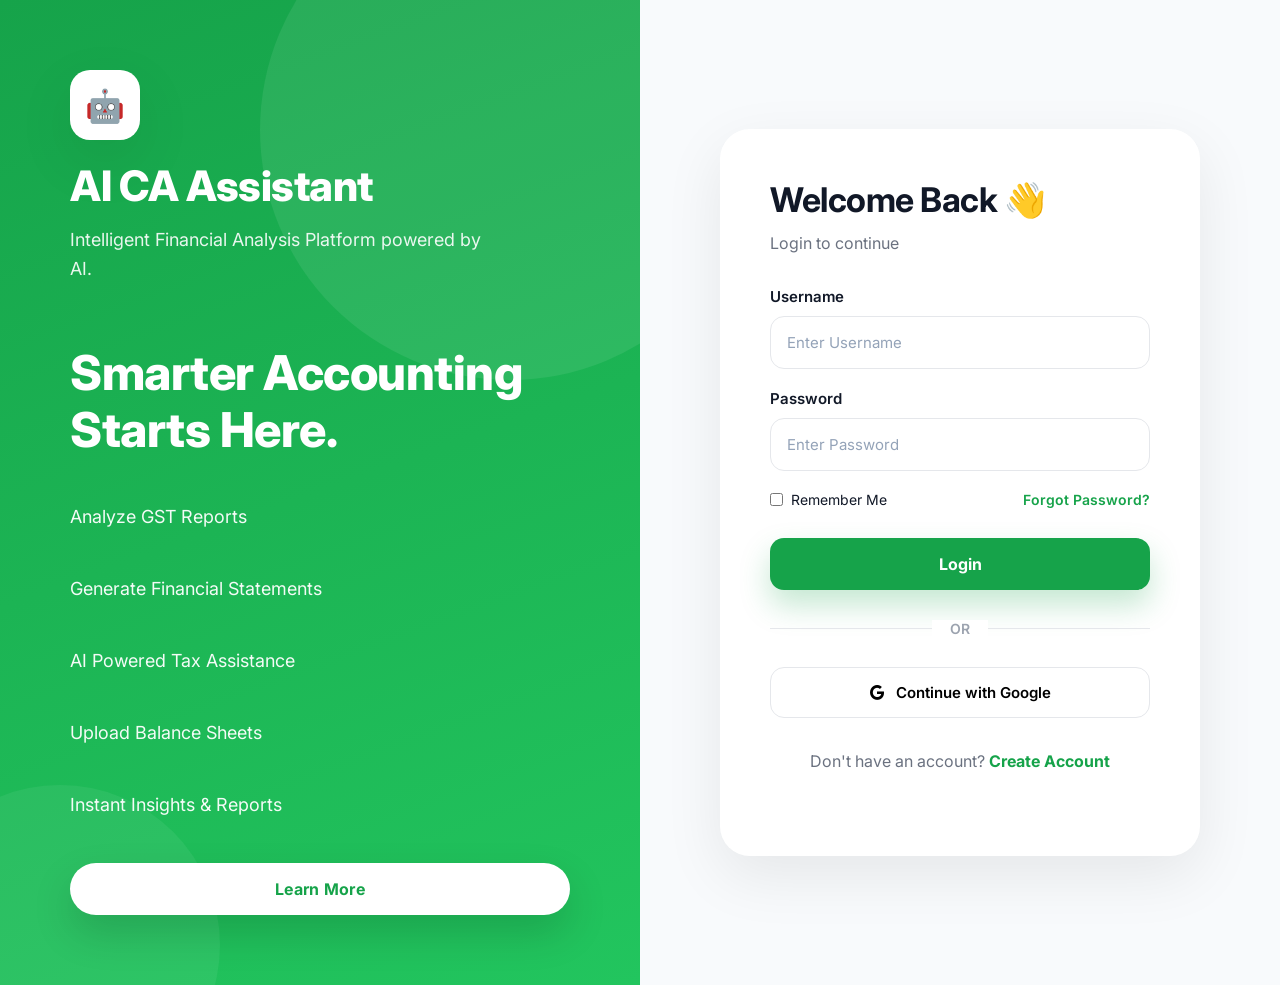
<file: frontend/index.html>
<!DOCTYPE html>
<html lang="en">

<head>
    <meta charset="UTF-8">
    <meta name="viewport" content="width=device-width, initial-scale=1.0">
    <title>AI CA Assistant</title>

    <!-- Google Font -->
    <link rel="preconnect" href="https://fonts.googleapis.com">
    <link rel="preconnect" href="https://fonts.gstatic.com" crossorigin>

    <link href="https://fonts.googleapis.com/css2?family=Inter:wght@300;400;500;600;700;800&display=swap"
        rel="stylesheet">

    <!-- Font Awesome -->
    <link rel="stylesheet" href="https://cdnjs.cloudflare.com/ajax/libs/font-awesome/6.6.0/css/all.min.css">

    <link rel="stylesheet" href="style.css">
</head>

<body>

    <div class="container">

        <!-- LEFT SIDE -->

        <div class="left-panel">

            <div class="brand">

                <div class="logo">
                    🤖
                </div>

                <h1>AI CA Assistant</h1>

                <p>
                    Intelligent Financial Analysis Platform powered by AI.
                </p>

            </div>

            <div class="hero-content">

                <h2>
                    Smarter Accounting Starts Here.
                </h2>

                <p>

                    Analyze GST Reports

                    <br><br>

                    Generate Financial Statements

                    <br><br>

                    AI Powered Tax Assistance

                    <br><br>

                    Upload Balance Sheets

                    <br><br>

                    Instant Insights & Reports

                </p>

                <button class="learn-btn">

                    Learn More

                </button>

            </div>

        </div>



        <!-- RIGHT SIDE -->

        <div class="right-panel">

            <!-- LOGIN -->

            <div class="auth-card" id="loginCard">

                <h2>

                    Welcome Back 👋

                </h2>

                <p>

                    Login to continue

                </p>

                <form>

                    <div class="input-group">

                        <label>

                            Username

                        </label>

                        <input id="username" type="text" placeholder="Enter Username">

                    </div>

                    <div class="input-group">

                        <label>

                            Password

                        </label>

                        <input id="password" type="password" placeholder="Enter Password">

                    </div>

                    <div class="remember-row">

                        <label>

                            <input type="checkbox">

                            Remember Me

                        </label>

                        <a href="#" onclick="openForgotPassword()">

                            Forgot Password?

                        </a>

                    </div>

                    <button type="button" class="primary-btn" onclick="login()">

                        Login

                    </button>

                </form>

                <div class="divider">

                    <span>OR</span>

                </div>

                <button class="google-btn">

                    <i class="fa-brands fa-google"></i>

                    Continue with Google

                </button>

                <p class="bottom-text">

                    Don't have an account?

                    <a href="#" onclick="showSignup()">

                        Create Account

                    </a>

                </p>

            </div>





            <!-- SIGNUP -->

            <div class="auth-card hidden" id="signupCard">

                <h2>

                    Create Account

                </h2>

                <p>

                    Join AI CA Assistant

                </p>

                <form>

                    <div class="input-group">

                        <label>

                            Full Name

                        </label>

                        <input id="fullName" type="text">

                    </div>

                    <div class="input-group">

                        <label>

                            Email

                        </label>

                        <input id="email" type="email">

                    </div>

                    <div class="input-group">

                        <label>

                            Username

                        </label>

                        <input id="newUsername" type="text">

                    </div>

                    <div class="input-group">

                        <label>

                            Password

                        </label>

                        <input id="newPassword" type="password">

                    </div>

                    <div class="input-group">

                        <label>

                            Confirm Password

                        </label>

                        <input id="confirmPassword" type="password">

                    </div>

                    <button type="button" class="primary-btn" onclick="signup()">

                        Create Account

                    </button>

                </form>

                <p class="bottom-text">

                    Already have an account?

                    <a href="#" onclick="showLogin()">

                        Login

                    </a>

                </p>

            </div>

        </div>

    </div>

    <!-- Forgot Password Modal -->

    <div class="modal hidden" id="forgotModal">

        <div class="modal-box">

            <h2>

                Reset Password

            </h2>

            <p>

                Enter your registered email.

            </p>

            <input id="resetEmail" type="email" placeholder="Email Address">

            <button class="primary-btn" onclick="resetPassword()">

                Send Reset Link

            </button>

            <button class="cancel-btn" onclick="closeForgotPassword()">

                Cancel

            </button>

        </div>

    </div>

    <script src="script.js"></script>

</body>

</html>
</file>
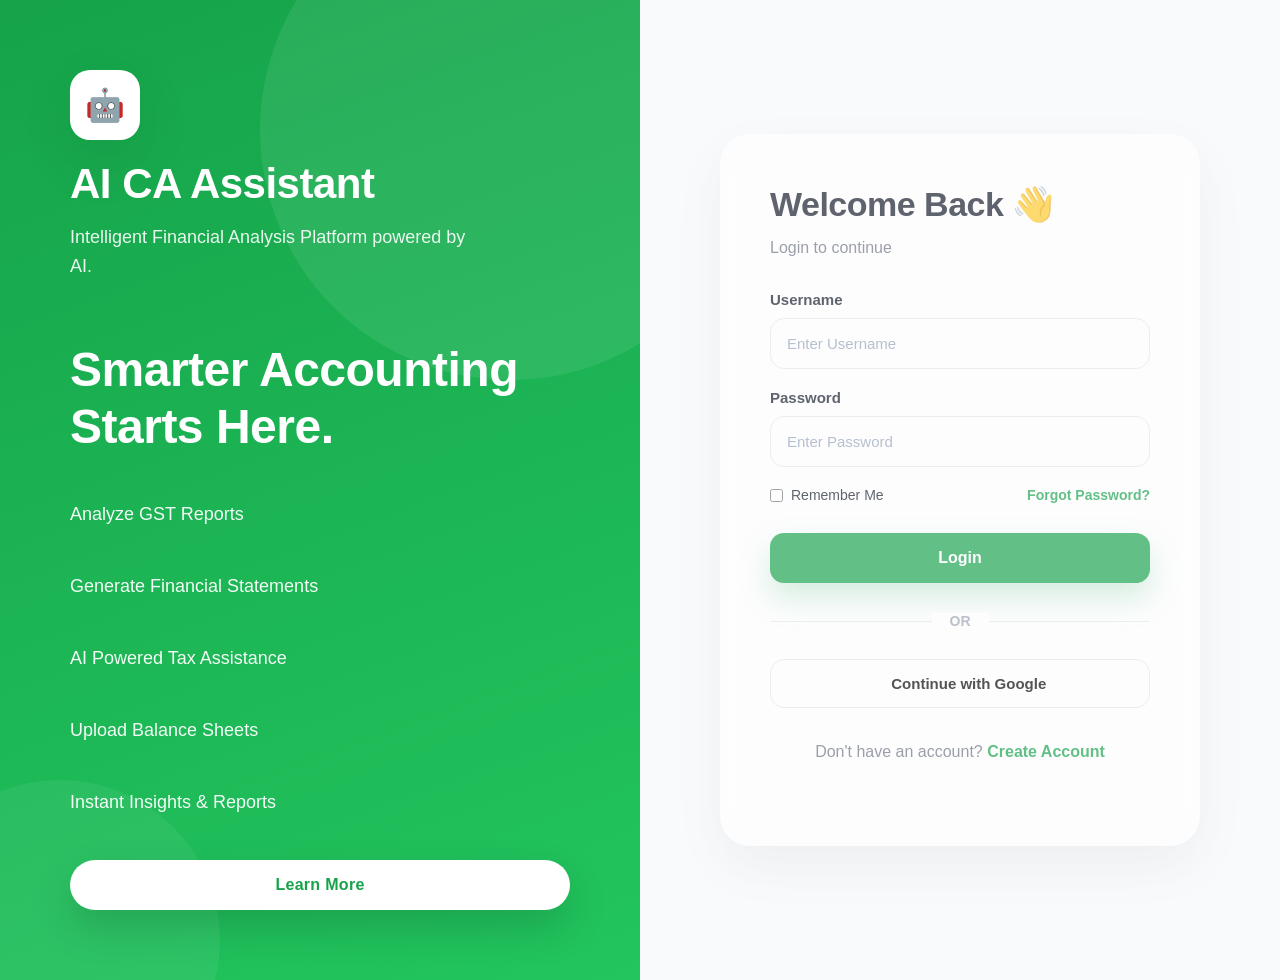
<file: frontend/dashboard.html>
<!DOCTYPE html>
<html lang="en">

<head>
  <meta charset="UTF-8">
  <meta name="viewport" content="width=device-width, initial-scale=1.0">

  <title>AI CA Assistant Dashboard</title>

  <!-- Google Font -->
  <link rel="preconnect" href="https://fonts.googleapis.com">
  <link rel="preconnect" href="https://fonts.gstatic.com" crossorigin>

  <link href="https://fonts.googleapis.com/css2?family=Inter:wght@300;400;500;600;700;800&display=swap"
    rel="stylesheet">

  <!-- Font Awesome -->
  <link rel="stylesheet" href="https://cdnjs.cloudflare.com/ajax/libs/font-awesome/6.6.0/css/all.min.css">

  <link rel="stylesheet" href="dashboard.css">
</head>

<body>

  <div class="dashboard">

    <!-- ================= SIDEBAR ================= -->

    <aside class="sidebar">

      <div class="logo">

        <div class="logo-icon">
          🤖
        </div>

        <div>

          <h2>AI CA</h2>

          <span>Assistant</span>

        </div>

      </div>

      <nav>

        <a href="#" class="active">

          <i class="fa-solid fa-table-columns"></i>

          Dashboard

        </a>

        <a href="#">

          <i class="fa-solid fa-comments"></i>

          AI Chat

        </a>

        <a href="#">

          <i class="fa-solid fa-file-arrow-up"></i>

          Upload Documents

        </a>

        <a href="#">

          <i class="fa-solid fa-chart-column"></i>

          Reports

        </a>

        <a href="history.html">

  <i class="fa-solid fa-clock-rotate-left"></i>

  History

</a>

        <a href="#">

          <i class="fa-solid fa-gear"></i>

          Settings

        </a>

      </nav>

      <button class="logout-btn">

        <i class="fa-solid fa-right-from-bracket"></i>

        Logout

      </button>

    </aside>



    <!-- ================= MAIN ================= -->

    <main class="main-content">

      <!-- Top Bar -->

      <header class="topbar">

        <div>

          <h1>

            Dashboard 👋

          </h1>

          <p id="welcomeMessage">
            Welcome back, Sujal
          </p>

        </div>

        <div class="top-actions">

          <div class="search-box">

            <i class="fa-solid fa-magnifying-glass"></i>

            <input type="text" placeholder="Search">

          </div>

          <button class="icon-btn">

            <i class="fa-regular fa-bell"></i>

          </button>

          <div class="profile">

            <img id="profileAvatar" src="https://ui-avatars.com/api/?name=Sujal&background=16a34a&color=fff"
              alt="Profile">
            <div>
              <strong id="profileName">Sujal</strong>
              <span id="profileEmail">Student</span>
            </div>

          </div>

        </div>

      </header>



      <!-- ================= STATS ================= -->

      <section class="stats-grid">

        <div class="stat-card">

          <div class="stat-icon green">

            <i class="fa-solid fa-comments"></i>

          </div>

          <div>

            <h2>128</h2>

            <p>AI Chats</p>

          </div>

        </div>



        <div class="stat-card">

          <div class="stat-icon blue">

            <i class="fa-solid fa-folder-open"></i>

          </div>

          <div>

            <h2>24</h2>

            <p>Documents</p>

          </div>

        </div>



        <div class="stat-card">

          <div class="stat-icon orange">

            <i class="fa-solid fa-file-pdf"></i>

          </div>

          <div>

            <h2>12</h2>

            <p>Reports</p>

          </div>

        </div>



        <div class="stat-card">

          <div class="stat-icon purple">

            <i class="fa-solid fa-bolt"></i>

          </div>

          <div>

            <h2>584</h2>

            <p>AI Queries</p>

          </div>

        </div>

      </section>

      <!-- PART 2 STARTS HERE -->

      <!-- ================= CONTENT ================= -->

      <section class="content-grid">

        <!-- AI CHAT -->

        <div class="card chat-card">

          <div class="card-header">

            <h2>
              🤖 AI Assistant
            </h2>

            <button class="new-chat-btn">
              New Chat
            </button>

          </div>

          <div class="chat-messages">

            <div class="message ai">

              <div class="avatar">
                🤖
              </div>

              <div class="bubble">

                Hello <span id="chatUserName">Sujal</span>! 👋

                <br><br>

                I'm your AI CA Assistant.

                <br><br>

                How can I help you today?

              </div>

            </div>

            <div class="message user">

              <div class="bubble">

                Help me understand GST registration requirements.

              </div>

            </div>

            <div class="message ai">

              <div class="avatar">
                🤖
              </div>

              <div class="bubble">

                Sure! I can explain GST registration,
                eligibility, required documents,
                filing process and penalties.

              </div>

            </div>

          </div>

          <div class="chat-input">

            <input type="text" placeholder="Ask anything about taxation, audit, GST...">

            <button>

              <i class="fa-solid fa-paper-plane"></i>

            </button>

          </div>

        </div>



        <!-- RIGHT PANEL -->

        <div class="right-panel">

          <!-- Upload -->

          <div class="card upload-card">

            <div class="card-header">

              <h2>

                📂 Upload Documents

              </h2>

            </div>

            <div class="upload-area">

              <i class="fa-solid fa-cloud-arrow-up"></i>

              <h3>

                Drag & Drop Files

              </h3>

              <p>

                PDF, Excel, Word, Images

              </p>

              <button type="button">Browse Files</button>

            </div>

          </div>



          <!-- Generate Report -->

          <div class="card report-card">

            <div class="card-header">

              <h2>

                📄 AI Report Generator

              </h2>

            </div>

            <p>

              Generate audit reports, tax summaries,
              compliance reports and financial insights
              using AI.

            </p>

            <button class="generate-btn">

              <i class="fa-solid fa-wand-magic-sparkles"></i>

              Generate Report

            </button>

          </div>

        </div>

      </section>



      <!-- ================= RECENT ACTIVITY ================= -->

      <section class="activity-section">

        <div class="card">

          <div class="card-header">

            <h2>

              Recent Activity

            </h2>

          </div>

          <table class="activity-table">

            <thead>

              <tr>

                <th>Activity</th>

                <th>Date</th>

                <th>Status</th>

              </tr>

            </thead>

            <tbody>

              <tr>

                <td>GST Report Generated</td>

                <td>20 Jul 2026</td>

                <td>

                  <span class="status completed">

                    Completed

                  </span>

                </td>

              </tr>

              <tr>

                <td>ITR Documents Uploaded</td>

                <td>19 Jul 2026</td>

                <td>

                  <span class="status processing">

                    Processing

                  </span>

                </td>

              </tr>

              <tr>

                <td>Audit Summary Created</td>

                <td>18 Jul 2026</td>

                <td>

                  <span class="status completed">

                    Completed

                  </span>

                </td>

              </tr>

              <tr>

                <td>AI Tax Consultation</td>

                <td>18 Jul 2026</td>

                <td>

                  <span class="status active">

                    Active

                  </span>

                </td>

              </tr>

            </tbody>

          </table>

        </div>

      </section>

    </main>

  </div>

  <script src="dashboard.js"></script>

</body>

</html>
</file>
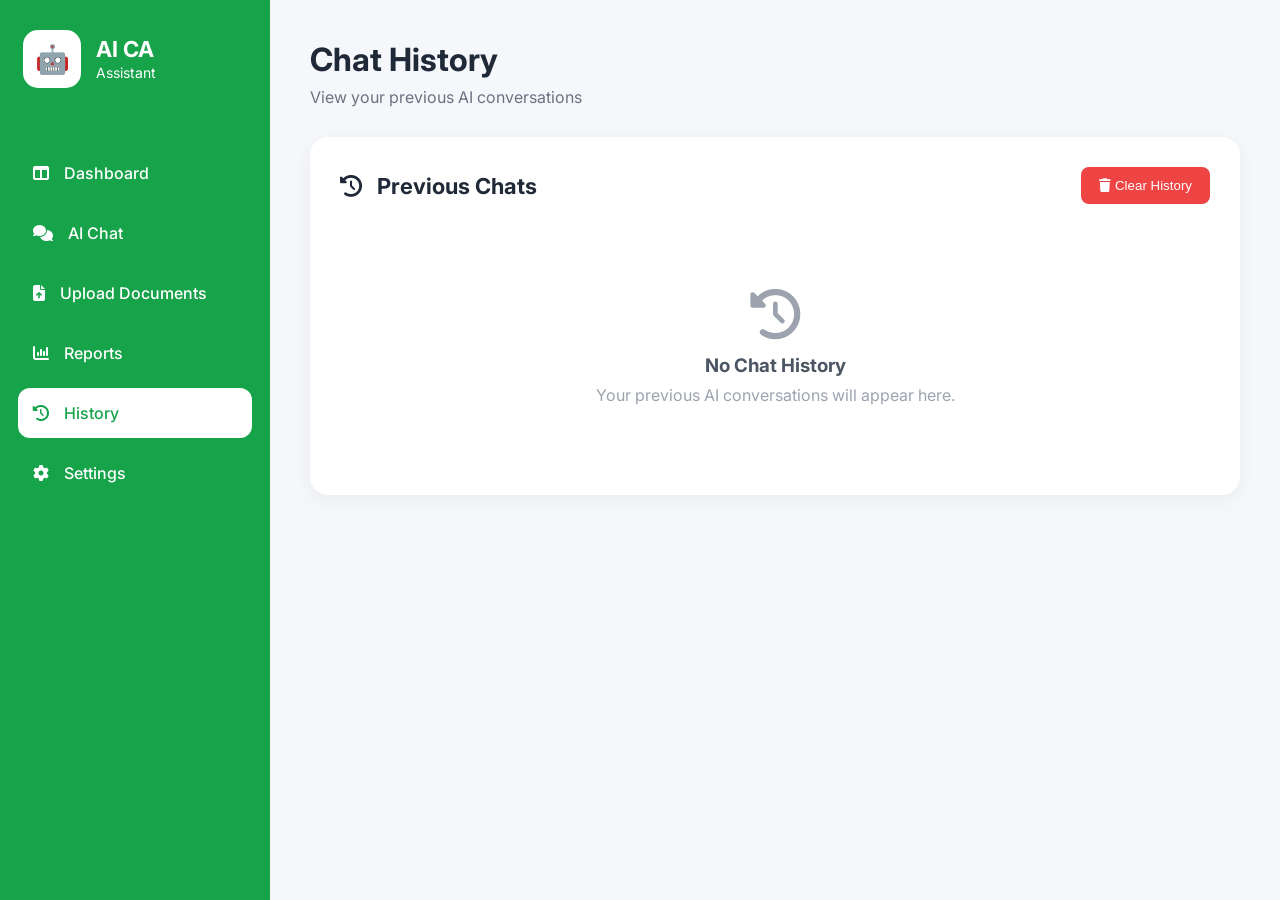
<file: frontend/history.html>
<!DOCTYPE html>
<html lang="en">

<head>
  <meta charset="UTF-8">
  <meta name="viewport" content="width=device-width, initial-scale=1.0">

  <title>Chat History - AI CA Assistant</title>

  <link rel="preconnect" href="https://fonts.googleapis.com">
  <link rel="preconnect" href="https://fonts.gstatic.com" crossorigin>

  <link href="https://fonts.googleapis.com/css2?family=Inter:wght@300;400;500;600;700;800&display=swap"
    rel="stylesheet">

  <link rel="stylesheet"
    href="https://cdnjs.cloudflare.com/ajax/libs/font-awesome/6.6.0/css/all.min.css">

  <link rel="stylesheet" href="history.css">
</head>

<body>

  <div class="dashboard">

    <!-- SIDEBAR -->
    <aside class="sidebar">

      <div class="logo">

        <div class="logo-icon">
          🤖
        </div>

        <div>
          <h2>AI CA</h2>
          <span>Assistant</span>
        </div>

      </div>

      <nav>

        <a href="dashboard.html">
          <i class="fa-solid fa-table-columns"></i>
          Dashboard
        </a>

        <a href="dashboard.html">
          <i class="fa-solid fa-comments"></i>
          AI Chat
        </a>

        <a href="dashboard.html">
          <i class="fa-solid fa-file-arrow-up"></i>
          Upload Documents
        </a>

        <a href="dashboard.html">
          <i class="fa-solid fa-chart-column"></i>
          Reports
        </a>

        <a href="history.html" class="active">
          <i class="fa-solid fa-clock-rotate-left"></i>
          History
        </a>

        <a href="dashboard.html">
          <i class="fa-solid fa-gear"></i>
          Settings
        </a>

      </nav>

    </aside>


    <!-- MAIN CONTENT -->

    <main class="main-content">

      <header class="topbar">

        <div>
          <h1>Chat History</h1>
          <p>View your previous AI conversations</p>
        </div>

      </header>


      <!-- HISTORY CARD -->

      <section class="history-section">

        <div class="history-header">

          <h2>
            <i class="fa-solid fa-clock-rotate-left"></i>
            Previous Chats
          </h2>

          <button id="clearHistoryBtn">
            <i class="fa-solid fa-trash"></i>
            Clear History
          </button>

        </div>


        <div id="historyContainer">

          <!-- Chat history will appear here -->

        </div>

      </section>

    </main>

  </div>


  <script src="history.js"></script>

</body>

</html>
</file>
<file: frontend/style.css>
/* ===========================================
   AI CA Assistant
   Modern FinTech UI
=========================================== */

@import url('https://fonts.googleapis.com/css2?family=Inter:wght@300;400;500;600;700;800&display=swap');

:root {
  --primary: #16a34a;
  --primary-dark: #15803d;
  --bg: #f5f7fb;
  --card: #ffffff;
  --text: #111827;
  --text-light: #6b7280;
  --border: #e5e7eb;
  --shadow: 0 20px 60px rgba(0, 0, 0, .08);
  --radius: 24px;
}

* {
  margin: 0;
  padding: 0;
  box-sizing: border-box;
  font-family: "Inter", sans-serif;
}

body {

  background: var(--bg);

  color: var(--text);

  min-height: 100vh;

}

.hidden {

  display: none !important;

}

/* ===========================
        MAIN CONTAINER
=========================== */

.container {

  display: flex;

  min-height: 100vh;

}

/* ===========================
        LEFT PANEL
=========================== */

.left-panel {

  width: 50%;

  background: linear-gradient(160deg,
      #16a34a,
      #22c55e);

  color: white;

  padding: 70px;

  display: flex;

  flex-direction: column;

  justify-content: space-between;

  position: relative;

  overflow: hidden;

}

.left-panel::before {

  content: "";

  position: absolute;

  width: 500px;

  height: 500px;

  background: rgba(255, 255, 255, .08);

  border-radius: 50%;

  top: -120px;

  right: -120px;

}

.left-panel::after {

  content: "";

  position: absolute;

  width: 320px;

  height: 320px;

  background: rgba(255, 255, 255, .06);

  border-radius: 50%;

  bottom: -120px;

  left: -100px;

}

/* ===========================
          BRAND
=========================== */

.brand {

  position: relative;

  z-index: 2;

}

.logo {

  width: 70px;

  height: 70px;

  border-radius: 20px;

  background: white;

  color: #16a34a;

  display: flex;

  align-items: center;

  justify-content: center;

  font-size: 32px;

  margin-bottom: 20px;

  box-shadow: var(--shadow);

}

.brand h1 {

  font-size: 42px;

  font-weight: 800;

  margin-bottom: 15px;

}

.brand p {

  font-size: 18px;

  opacity: .9;

  line-height: 1.6;

  max-width: 420px;

}

/* ===========================
       HERO CONTENT
=========================== */

.hero-content {

  position: relative;

  z-index: 2;

}

.hero-content h2 {

  font-size: 48px;

  line-height: 1.2;

  margin-bottom: 30px;

  font-weight: 800;

}

.hero-content p {

  font-size: 18px;

  line-height: 2;

  opacity: .95;

  max-width: 500px;

}

.learn-btn {

  margin-top: 40px;

  padding: 16px 34px;

  border: none;

  border-radius: 999px;

  background: white;

  color: #16a34a;

  font-size: 16px;

  font-weight: 700;

  cursor: pointer;

  transition: .3s;

  box-shadow: var(--shadow);

}

.learn-btn:hover {

  transform: translateY(-4px);

}

/* ===========================
        RIGHT PANEL
=========================== */

.right-panel {

  width: 50%;

  display: flex;

  justify-content: center;

  align-items: center;

  padding: 50px;

  background: #f8fafc;

}

/* ===========================
        AUTH CARD
=========================== */

.auth-card {

  width: 100%;

  max-width: 480px;

  background: white;

  padding: 50px;

  border-radius: 30px;

  box-shadow: var(--shadow);

  animation: fadeUp .5s ease;

}

.auth-card h2 {

  font-size: 34px;

  margin-bottom: 10px;

}

.auth-card p {

  color: var(--text-light);

  margin-bottom: 30px;

}

/* ===========================
       INPUT GROUP
=========================== */

.input-group {

  margin-bottom: 20px;

}

.input-group label {

  display: block;

  margin-bottom: 10px;

  font-weight: 600;

  font-size: 15px;

}

.input-group input {

  width: 100%;

  padding: 16px;

  border: 1px solid var(--border);

  border-radius: 14px;

  font-size: 15px;

  outline: none;

  transition: .3s;

  background: white;

}

.input-group input:focus {

  border-color: #16a34a;

  box-shadow: 0 0 0 4px rgba(34, 197, 94, .12);

}

/* ===========================
      REMEMBER ROW
=========================== */

.remember-row {

  display: flex;

  justify-content: space-between;

  align-items: center;

  margin-bottom: 30px;

  font-size: 14px;

}

.remember-row a {

  color: #16a34a;

  font-weight: 600;

  text-decoration: none;

}

.remember-row label {

  display: flex;

  align-items: center;

  gap: 8px;

}

/* ===========================
      PRIMARY BUTTON
=========================== */

.primary-btn {

  width: 100%;

  padding: 16px;

  border: none;

  border-radius: 14px;

  background: #16a34a;

  color: white;

  font-size: 16px;

  font-weight: 700;

  cursor: pointer;

  transition: .3s;

  box-shadow: 0 12px 30px rgba(22, 163, 74, .20);

}

.primary-btn:hover {

  background: #15803d;

  transform: translateY(-3px);

  box-shadow: 0 20px 35px rgba(22, 163, 74, .35);

}

/* ===========================
       GOOGLE BUTTON
=========================== */

.google-btn {

  width: 100%;

  padding: 15px;

  margin-top: 25px;

  border: 1px solid #e5e7eb;

  border-radius: 14px;

  background: white;

  cursor: pointer;

  font-size: 15px;

  font-weight: 600;

  display: flex;

  justify-content: center;

  align-items: center;

  gap: 12px;

  transition: .3s;

}

.google-btn:hover {

  background: #f9fafb;

  border-color: #16a34a;

}

/* ===========================
         DIVIDER
=========================== */

.divider {

  display: flex;

  align-items: center;

  margin: 30px 0;

}

.divider::before,
.divider::after {

  content: "";

  flex: 1;

  height: 1px;

  background: #e5e7eb;

}

.divider span {

  padding: 0 18px;

  color: #9ca3af;

  font-size: 14px;

  font-weight: 600;

}

/* ===========================
        BOTTOM TEXT
=========================== */

.bottom-text {

  text-align: center;

  margin-top: 30px;

  color: #6b7280;

}

.bottom-text a {

  color: #16a34a;

  text-decoration: none;

  font-weight: 700;

}

.bottom-text a:hover {

  text-decoration: underline;

}

/* ===========================
          MODAL
=========================== */

.modal {

  position: fixed;

  inset: 0;

  background: rgba(15, 23, 42, .45);

  display: flex;

  justify-content: center;

  align-items: center;

  backdrop-filter: blur(6px);

  z-index: 999;

}

.modal-box {

  width: 420px;

  background: white;

  border-radius: 24px;

  padding: 40px;

  box-shadow: 0 25px 60px rgba(0, 0, 0, .20);

  animation: popup .35s ease;

}

.modal-box h2 {

  margin-bottom: 12px;

}

.modal-box p {

  color: #6b7280;

  margin-bottom: 25px;

}

.modal-box input {

  width: 100%;

  padding: 15px;

  border-radius: 14px;

  border: 1px solid #e5e7eb;

  margin-bottom: 20px;

  font-size: 15px;

}

.cancel-btn {

  width: 100%;

  margin-top: 15px;

  padding: 15px;

  border: none;

  border-radius: 14px;

  background: #ef4444;

  color: white;

  cursor: pointer;

  font-size: 15px;

  transition: .3s;

}

.cancel-btn:hover {

  background: #dc2626;

}

/* ===========================
      SCROLLBAR
=========================== */

::-webkit-scrollbar {

  width: 8px;

}

::-webkit-scrollbar-thumb {

  background: #16a34a;

  border-radius: 20px;

}

/* ===========================
        ANIMATIONS
=========================== */

@keyframes fadeUp {

  from {

    opacity: 0;

    transform: translateY(40px);

  }

  to {

    opacity: 1;

    transform: translateY(0);

  }

}

@keyframes popup {

  from {

    opacity: 0;

    transform: scale(.9);

  }

  to {

    opacity: 1;

    transform: scale(1);

  }

}

/* ===========================
        RESPONSIVE
=========================== */

@media(max-width:1100px) {

  .left-panel {

    display: none;

  }

  .right-panel {

    width: 100%;

    padding: 30px;

  }

  .auth-card {

    max-width: 520px;

  }

}

@media(max-width:650px) {

  .auth-card {

    padding: 35px;

    border-radius: 22px;

  }

  .auth-card h2 {

    font-size: 28px;

  }

  .primary-btn {

    padding: 15px;

  }

}

/* ===========================================
   PART 3 - PREMIUM UI ENHANCEMENTS
=========================================== */

/* Smooth scrolling */

html{
    scroll-behavior:smooth;
}

/* Beautiful Selection */

::selection{
    background:#16a34a;
    color:white;
}

/* Floating Background */

body::before{

content:"";

position:fixed;

width:700px;
height:700px;

background:radial-gradient(circle,
rgba(22,163,74,.08),
transparent 70%);

top:-250px;
right:-250px;

pointer-events:none;

z-index:-2;

}

body::after{

content:"";

position:fixed;

width:650px;
height:650px;

background:radial-gradient(circle,
rgba(34,197,94,.06),
transparent 70%);

bottom:-250px;
left:-250px;

pointer-events:none;

z-index:-2;

}

/* Auth Card Hover */

.auth-card{

transition:.35s ease;

}

.auth-card:hover{

transform:translateY(-6px);

box-shadow:
0 35px 80px rgba(0,0,0,.12);

}

/* Better Inputs */

.input-group input:hover{

border-color:#cbd5e1;

}

.input-group input::placeholder{

color:#94a3b8;

}

/* Better Logo */

.logo{

transition:.4s;

}

.logo:hover{

transform:rotate(8deg) scale(1.08);

}

/* Left Hero */

.hero-content{

display:flex;

flex-direction:column;

justify-content:flex-end;

height:100%;

}

/* Hero Title */

.hero-content h2{

max-width:500px;

}

/* Hero Paragraph */

.hero-content p{

margin-top:10px;

}

/* Better Brand */

.brand{

margin-bottom:60px;

}

/* Better Learn Button */

.learn-btn{

letter-spacing:.3px;

}

.learn-btn:hover{

background:#f0fdf4;

}

/* Nice Links */

a{

transition:.25s;

}

a:hover{

opacity:.85;

}

/* Better Checkbox */

input[type="checkbox"]{

accent-color:#16a34a;

cursor:pointer;

}

/* Better Modal */

.modal-box{

max-width:450px;

}

/* Input Animation */

.input-group input{

transition:
border .3s,
box-shadow .3s,
transform .25s;

}

.input-group input:focus{

transform:translateY(-2px);

}

/* Nice Card Animation */

@keyframes floatCard{

0%{

transform:translateY(0px);

}

50%{

transform:translateY(-5px);

}

100%{

transform:translateY(0px);

}

}

.auth-card{

animation:
fadeUp .6s,
floatCard 6s ease-in-out infinite;

}

/* Button Active */

.primary-btn:active,
.google-btn:active,
.learn-btn:active{

transform:scale(.98);

}

/* Better Shadows */

.primary-btn{

box-shadow:

0 15px 30px rgba(22,163,74,.25);

}

.learn-btn{

box-shadow:

0 18px 40px rgba(0,0,0,.15);

}

/* Better Typography */

h1,h2,h3{

letter-spacing:-.5px;

}

p{

line-height:1.7;

}

/* Fancy Divider */

.divider{

position:relative;

}

.divider span{

background:white;

}

/* Nice Fade */

.hidden{

display:none !important;

opacity:0;

}

/* Glass Effect */

.auth-card{

backdrop-filter:blur(15px);

}

/* Mouse Hover */

.primary-btn,
.google-btn,
.learn-btn,
.cancel-btn{

transition:

transform .3s,

box-shadow .3s,

background .3s;

}

/* Small Bounce */

.primary-btn:hover{

transform:translateY(-4px);

}

.google-btn:hover{

transform:translateY(-3px);

}

.cancel-btn:hover{

transform:translateY(-3px);

}

/* Better Mobile */

@media(max-width:900px){

.left-panel{

display:none;

}

.right-panel{

width:100%;

padding:30px;

}

.container{

display:block;

}

.auth-card{

margin:auto;

}

}

@media(max-width:500px){

.auth-card{

padding:30px 24px;

}

.brand h1{

font-size:34px;

}

.hero-content h2{

font-size:34px;

}

.input-group input{

padding:14px;

}

.primary-btn{

padding:15px;

}

}
</file>
<file: frontend/dashboard.css>
/* ===========================
   GLOBAL STYLES
=========================== */

* {
  margin: 0;
  padding: 0;
  box-sizing: border-box;
}

body {
  font-family: 'Inter', sans-serif;
  background: #f5f7fb;
  color: #1f2937;
}

a {
  text-decoration: none;
  color: inherit;
}

button {
  cursor: pointer;
  font-family: inherit;
  border: none;
}

input {
  font-family: inherit;
  outline: none;
}


/* ===========================
   DASHBOARD LAYOUT
=========================== */

.dashboard {
  display: flex;
  min-height: 100vh;
}


/* ===========================
   SIDEBAR
=========================== */

.sidebar {
  width: 270px;
  background: #16a34a;
  color: white;
  display: flex;
  flex-direction: column;
  justify-content: space-between;
  padding: 30px 20px;
  position: fixed;
  left: 0;
  top: 0;
  bottom: 0;
}

.logo {
  display: flex;
  align-items: center;
  gap: 15px;
  margin-bottom: 40px;
}

.logo-icon {
  width: 55px;
  height: 55px;
  border-radius: 14px;
  background: white;
  color: #16a34a;
  display: flex;
  align-items: center;
  justify-content: center;
  font-size: 28px;
}

.logo h2 {
  font-size: 22px;
  font-weight: 700;
}

.logo span {
  font-size: 14px;
  opacity: .8;
}


/* ===========================
   SIDEBAR MENU
=========================== */

.sidebar nav {
  display: flex;
  flex-direction: column;
  gap: 12px;
}

.sidebar nav a {
  display: flex;
  align-items: center;
  gap: 14px;
  padding: 14px 18px;
  border-radius: 12px;
  transition: .3s;
  font-size: 15px;
  font-weight: 500;
}

.sidebar nav a:hover {
  background: rgba(255, 255, 255, .18);
}

.sidebar nav a.active {
  background: white;
  color: #16a34a;
  font-weight: 700;
}

.sidebar nav a i {
  width: 22px;
  text-align: center;
}


/* ===========================
   LOGOUT BUTTON
=========================== */

.logout-btn {
  background: white;
  color: #16a34a;
  padding: 14px;
  border-radius: 12px;
  font-size: 15px;
  font-weight: 600;
  transition: .3s;
}

.logout-btn:hover {
  transform: translateY(-2px);
  box-shadow: 0 8px 20px rgba(0, 0, 0, .15);
}


/* ===========================
   MAIN CONTENT
=========================== */

.main-content {
  flex: 1;
  margin-left: 270px;
  padding: 35px;
}


/* ===========================
   TOP BAR
=========================== */

.topbar {
  display: flex;
  justify-content: space-between;
  align-items: center;
  margin-bottom: 35px;
}

.topbar h1 {
  font-size: 30px;
  font-weight: 700;
}

.topbar p {
  margin-top: 6px;
  color: #6b7280;
}

.top-actions {
  display: flex;
  align-items: center;
  gap: 18px;
}


/* ===========================
   SEARCH
=========================== */

.search-box {
  background: white;
  border-radius: 14px;
  padding: 12px 18px;
  display: flex;
  align-items: center;
  gap: 12px;
  width: 320px;
  box-shadow: 0 5px 20px rgba(0, 0, 0, .05);
}

.search-box input {
  border: none;
  width: 100%;
  background: transparent;
}

.search-box i {
  color: #6b7280;
}


/* ===========================
   ICON BUTTON
=========================== */

.icon-btn {
  width: 48px;
  height: 48px;
  border-radius: 50%;
  background: white;
  box-shadow: 0 5px 20px rgba(0, 0, 0, .06);
  font-size: 18px;
  transition: .3s;
}

.icon-btn:hover {
  transform: translateY(-2px);
}


/* ===========================
   PROFILE
=========================== */

.profile {
  display: flex;
  align-items: center;
  gap: 12px;
  background: white;
  padding: 8px 15px;
  border-radius: 14px;
  box-shadow: 0 5px 20px rgba(0, 0, 0, .05);
}

.profile img {
  width: 45px;
  height: 45px;
  border-radius: 50%;
}

.profile strong {
  display: block;
}

.profile span {
  font-size: 13px;
  color: #6b7280;
}


/* ===========================
   STATS GRID
=========================== */

.stats-grid {
  display: grid;
  grid-template-columns: repeat(4, 1fr);
  gap: 22px;
  margin-bottom: 35px;
}

.stat-card {
  background: white;
  border-radius: 18px;
  padding: 25px;
  display: flex;
  align-items: center;
  gap: 18px;
  box-shadow: 0 10px 25px rgba(0, 0, 0, .05);
  transition: .3s;
}

.stat-card:hover {
  transform: translateY(-6px);
}

.stat-icon {
  width: 65px;
  height: 65px;
  border-radius: 16px;
  display: flex;
  align-items: center;
  justify-content: center;
  color: white;
  font-size: 24px;
}

.green {
  background: #16a34a;
}

.blue {
  background: #3b82f6;
}

.orange {
  background: #f59e0b;
}

.purple {
  background: #8b5cf6;
}

.stat-card h2 {
  font-size: 28px;
  margin-bottom: 6px;
}

.stat-card p {
  color: #6b7280;
}

/* ===========================
   CONTENT GRID
=========================== */

.content-grid {
  display: grid;
  grid-template-columns: 2fr 1fr;
  gap: 25px;
  margin-bottom: 30px;
}

.right-panel {
  display: flex;
  flex-direction: column;
  gap: 25px;
}

/* ===========================
   COMMON CARD
=========================== */

.card {
  background: #fff;
  border-radius: 20px;
  padding: 25px;
  box-shadow: 0 10px 30px rgba(0, 0, 0, .05);
  transition: .3s;
}

.card:hover {
  transform: translateY(-4px);
}

.card-header {
  display: flex;
  justify-content: space-between;
  align-items: center;
  margin-bottom: 20px;
}

.card-header h2 {
  font-size: 22px;
  font-weight: 700;
}

/* ===========================
   CHAT
=========================== */

.chat-card {
  display: flex;
  flex-direction: column;
  height: 650px;
}

.new-chat-btn {
  background: #16a34a;
  color: #fff;
  padding: 10px 18px;
  border-radius: 10px;
  font-weight: 600;
}

.chat-messages {
  flex: 1;
  overflow-y: auto;
  display: flex;
  flex-direction: column;
  gap: 20px;
  padding-right: 5px;
}

.message {
  display: flex;
  align-items: flex-start;
  gap: 12px;
}

.message.user {
  justify-content: flex-end;
}

.avatar {
  width: 42px;
  height: 42px;
  border-radius: 50%;
  background: #16a34a;
  color: #fff;
  display: flex;
  align-items: center;
  justify-content: center;
  font-size: 20px;
  flex-shrink: 0;
}

.bubble {
  max-width: 75%;
  padding: 15px 18px;
  border-radius: 18px;
  line-height: 1.6;
  font-size: 15px;
}

.ai .bubble {
  background: #f3f4f6;
}

.user .bubble {
  background: #16a34a;
  color: #fff;
}

.chat-input {
  display: flex;
  gap: 15px;
  margin-top: 20px;
}

.chat-input input {
  flex: 1;
  border: 1px solid #ddd;
  border-radius: 14px;
  padding: 15px;
  font-size: 15px;
}

.chat-input button {
  width: 55px;
  border-radius: 14px;
  background: #16a34a;
  color: #fff;
  font-size: 18px;
  transition: .3s;
}

.chat-input button:hover {
  background: #15803d;
}

/* ===========================
   UPLOAD
=========================== */

.upload-area {
  border: 2px dashed #16a34a;
  border-radius: 18px;
  padding: 45px 20px;
  text-align: center;
  transition: .3s;
}

.upload-area:hover {
  background: #f0fdf4;
}

.upload-area i {
  font-size: 50px;
  color: #16a34a;
  margin-bottom: 15px;
}

.upload-area h3 {
  margin-bottom: 10px;
}

.upload-area p {
  color: #6b7280;
  margin-bottom: 20px;
}

.upload-area button {
  background: #16a34a;
  color: #fff;
  padding: 12px 24px;
  border-radius: 10px;
  font-weight: 600;
}

/* ===========================
   REPORT CARD
=========================== */

.report-card p {
  color: #6b7280;
  line-height: 1.7;
  margin-bottom: 25px;
}

.generate-btn {
  width: 100%;
  background: #16a34a;
  color: #fff;
  padding: 15px;
  border-radius: 12px;
  font-size: 16px;
  font-weight: 600;
  transition: .3s;
}

.generate-btn:hover {
  background: #15803d;
}

/* ===========================
   RECENT ACTIVITY
=========================== */

.activity-section {
  margin-bottom: 40px;
}

.activity-table {
  width: 100%;
  border-collapse: collapse;
}

.activity-table th {
  text-align: left;
  padding: 15px;
  background: #f9fafb;
  color: #374151;
  font-weight: 600;
}

.activity-table td {
  padding: 18px 15px;
  border-top: 1px solid #eee;
}

.activity-table tbody tr:hover {
  background: #fafafa;
}

/* ===========================
   STATUS BADGES
=========================== */

.status {
  display: inline-block;
  padding: 8px 14px;
  border-radius: 20px;
  font-size: 13px;
  font-weight: 600;
}

.completed {
  background: #dcfce7;
  color: #15803d;
}

.processing {
  background: #fef3c7;
  color: #b45309;
}

.active {
  background: #dbeafe;
  color: #1d4ed8;
}

/* ===========================
   SCROLLBAR
=========================== */

::-webkit-scrollbar {
  width: 8px;
  height: 8px;
}

::-webkit-scrollbar-track {
  background: #f1f5f9;
}

::-webkit-scrollbar-thumb {
  background: #16a34a;
  border-radius: 10px;
}

::-webkit-scrollbar-thumb:hover {
  background: #15803d;
}


/* ===========================
   SMOOTH TRANSITIONS
=========================== */

.sidebar,
.card,
.stat-card,
button,
input,
a {
  transition: all .3s ease;
}


/* ===========================
   FADE ANIMATION
=========================== */

@keyframes fadeUp {

  from {
    opacity: 0;
    transform: translateY(20px);
  }

  to {
    opacity: 1;
    transform: translateY(0);
  }

}

.topbar {
  animation: fadeUp .5s ease;
}

.stats-grid {
  animation: fadeUp .7s ease;
}

.content-grid {
  animation: fadeUp .9s ease;
}

.activity-section {
  animation: fadeUp 1.1s ease;
}


/* ===========================
   INPUT FOCUS
=========================== */

input:focus {

  border-color: #16a34a;

  box-shadow: 0 0 0 3px rgba(22, 163, 74, .15);

}


/* ===========================
   BUTTON EFFECTS
=========================== */

button:active {

  transform: scale(.97);

}

.generate-btn:hover,
.new-chat-btn:hover,
.upload-area button:hover,
.logout-btn:hover {

  transform: translateY(-3px);

}


/* ===========================
   TABLE
=========================== */

.activity-table tr {

  transition: .25s;

}

.activity-table tbody tr:hover {

  background: #f9fafb;

}


/* ===========================
   MOBILE MENU READY
=========================== */

@media(max-width:1200px) {

  .stats-grid {

    grid-template-columns: repeat(2, 1fr);

  }

}


@media(max-width:992px) {

  .sidebar {

    width: 90px;
    padding: 25px 12px;

  }

  .sidebar .logo h2,
  .sidebar .logo span,
  .sidebar nav a span {

    display: none;

  }

  .sidebar nav a {

    justify-content: center;
    padding: 16px;

  }

  .sidebar nav a i {

    margin: 0;

    font-size: 20px;

  }

  .logout-btn {

    font-size: 0;
    padding: 16px;

  }

  .logout-btn i {

    font-size: 20px;

  }

  .main-content {

    margin-left: 90px;

  }

}


@media(max-width:900px) {

  .content-grid {

    grid-template-columns: 1fr;

  }

}


@media(max-width:768px) {

  .topbar {

    flex-direction: column;
    align-items: flex-start;
    gap: 20px;

  }

  .top-actions {

    width: 100%;
    flex-wrap: wrap;

  }

  .search-box {

    width: 100%;

  }

  .stats-grid {

    grid-template-columns: 1fr;

  }

  .main-content {

    padding: 20px;

  }

  .profile {

    width: 100%;

    justify-content: center;

  }

  .activity-table {

    display: block;

    overflow-x: auto;

    white-space: nowrap;

  }

}


@media(max-width:576px) {

  .sidebar {

    display: none;

  }

  .main-content {

    margin-left: 0;

  }

  .chat-card {

    height: 550px;

  }

  .card {

    padding: 18px;

  }

  .topbar h1 {

    font-size: 24px;

  }

}


/* ===========================
   PREMIUM CARD GLOW
=========================== */

.card:hover,
.stat-card:hover {

  box-shadow:
    0 15px 40px rgba(0, 0, 0, .08),
    0 5px 15px rgba(22, 163, 74, .08);

}


/* ===========================
   GLASS EFFECT
=========================== */

.search-box,
.profile,
.icon-btn {

  backdrop-filter: blur(12px);

}

.typing .bubble {

  color: #666;

  font-style: italic;

}

.typing {

  animation: pulse 1s infinite;

}

@keyframes pulse {

  0% {

    opacity: .5;

  }

  50% {

    opacity: 1;

  }

  100% {

    opacity: .5;

  }

}


/* ===========================
   END OF FILE
=========================== */
</file>
<file: frontend/history.css>
* {
  margin: 0;
  padding: 0;
  box-sizing: border-box;
}

body {
  font-family: "Inter", sans-serif;
  background: #f5f7fb;
  color: #1f2937;
}

.dashboard {
  display: flex;
  min-height: 100vh;
}


/* SIDEBAR */

.sidebar {
  width: 270px;
  background: #16a34a;
  color: white;
  padding: 30px 18px;
  position: fixed;
  height: 100vh;
}

.logo {
  display: flex;
  align-items: center;
  gap: 15px;
  margin-bottom: 60px;
  padding-left: 5px;
}

.logo-icon {
  width: 58px;
  height: 58px;
  background: white;
  border-radius: 15px;
  display: flex;
  align-items: center;
  justify-content: center;
  font-size: 28px;
}

.logo h2 {
  font-size: 22px;
}

.logo span {
  font-size: 14px;
}


/* NAVIGATION */

nav {
  display: flex;
  flex-direction: column;
  gap: 10px;
}

nav a {
  color: white;
  text-decoration: none;
  padding: 15px;
  border-radius: 12px;
  display: flex;
  align-items: center;
  gap: 15px;
  font-weight: 500;
}

nav a:hover {
  background: rgba(255, 255, 255, 0.15);
}

nav a.active {
  background: white;
  color: #16a34a;
}


/* MAIN */

.main-content {
  margin-left: 270px;
  width: calc(100% - 270px);
  padding: 40px;
}


/* TOPBAR */

.topbar {
  margin-bottom: 30px;
}

.topbar h1 {
  font-size: 32px;
  margin-bottom: 8px;
}

.topbar p {
  color: #6b7280;
}


/* HISTORY */

.history-section {
  background: white;
  border-radius: 18px;
  padding: 30px;
  box-shadow: 0 5px 20px rgba(0, 0, 0, 0.05);
}

.history-header {
  display: flex;
  justify-content: space-between;
  align-items: center;
  margin-bottom: 25px;
}

.history-header h2 {
  font-size: 22px;
}

.history-header h2 i {
  margin-right: 10px;
}

#clearHistoryBtn {
  background: #ef4444;
  color: white;
  border: none;
  padding: 11px 18px;
  border-radius: 8px;
  cursor: pointer;
}

#clearHistoryBtn:hover {
  background: #dc2626;
}


/* HISTORY ITEM */

.history-item {
  border: 1px solid #e5e7eb;
  border-radius: 12px;
  padding: 18px;
  margin-bottom: 15px;
  background: #fafafa;
}

.history-item h3 {
  font-size: 17px;
  margin-bottom: 8px;
}

.history-item p {
  color: #6b7280;
  font-size: 14px;
  margin-bottom: 8px;
}

.history-date {
  font-size: 12px;
  color: #9ca3af;
}


/* EMPTY */

.empty-history {
  text-align: center;
  padding: 60px 20px;
  color: #9ca3af;
}

.empty-history i {
  font-size: 50px;
  margin-bottom: 15px;
}

.empty-history h3 {
  color: #4b5563;
  margin-bottom: 8px;
}
</file>
